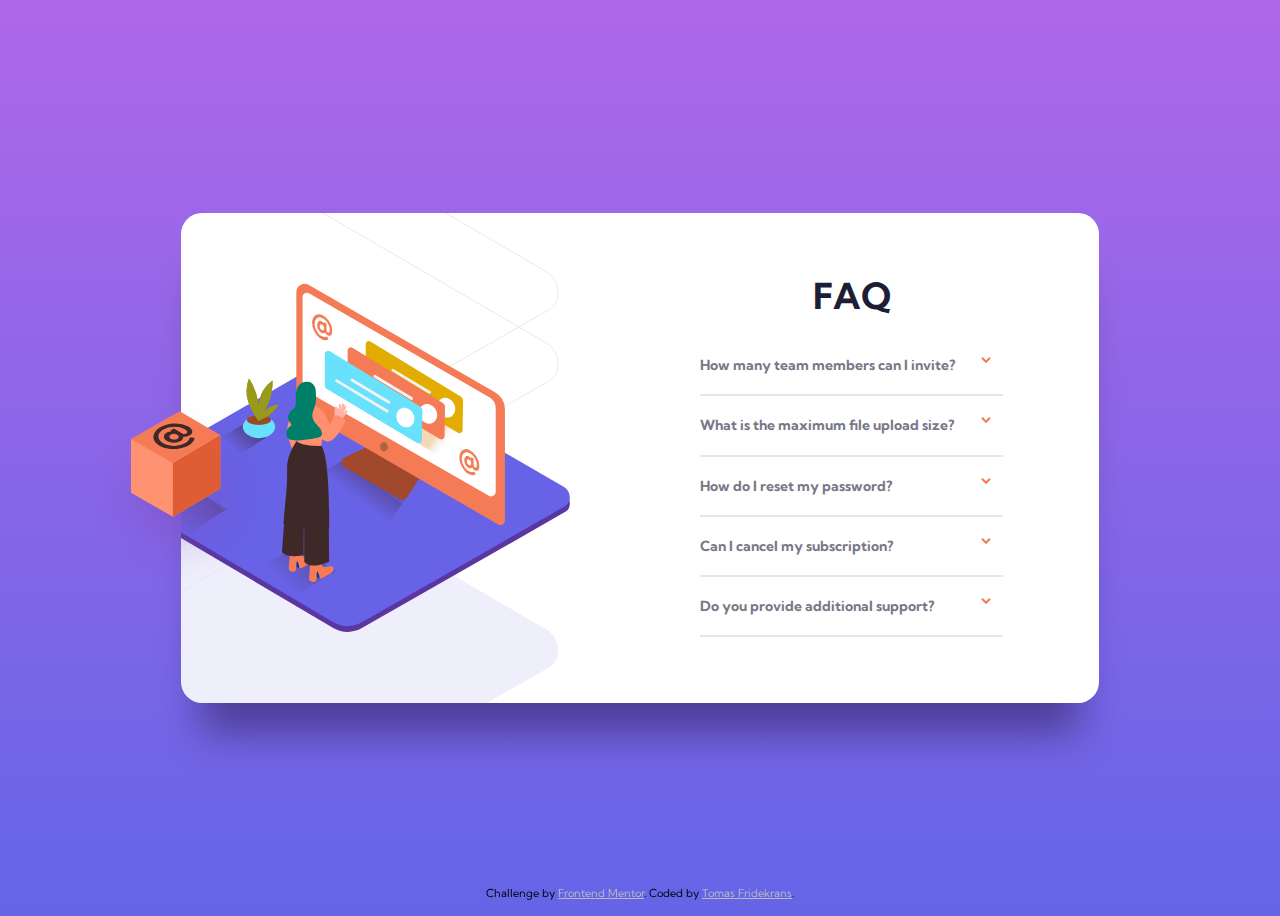
<file: index.html>
<!DOCTYPE html>
<html lang="en">
<head>
  <meta charset="UTF-8">
  <meta name="viewport" content="width=device-width, initial-scale=1.0"> <!-- displays site properly based on user's device -->

  <link rel="icon" type="image/png" sizes="32x32" href="./images/favicon-32x32.png">
  <link rel="stylesheet" href="style.css">
  
  <title>Frontend Mentor | FAQ Accordion Card</title>

  <style>
    .attribution { 
      font-size: 11px; 
      text-align: center;
      position: fixed;
      bottom: 0;
    }
    .attribution a { 
      color: hsl(220, 2%, 73%); 
    }
  </style>
</head>
<body>
  <main class="main">
    <div class="illustrationMobile">
      <img class="imgMob" src="/images/illustration-woman-online-mobile.svg" alt="">
    </div>
    <div class="illustrationDesktop">
      <!-- <img  class="illustrationDesktop" src="/faq-accordion-card-main/images/illustration-woman-online-desktop.svg" alt=""> -->
      <!-- <img class="box" src="/faq-accordion-card-main/images/illustration-box-desktop.svg" alt=""> -->
    </div>

    <div class="content">
      <h1>FAQ</h1>
      <details>
        <summary><h3>How many team members can I invite?</h3></summary>
        <p>
          You can invite up to 2 additional users on the Free plan. There is no limit on
          team members for the Premium plan.
        </p>
      </details>
      <hr>
      <details>
        <summary><h3>What is the maximum file upload size?</h3></summary>
        <p>No more than 2GB. All files in your account must fit your allotted storage space.</p>
      </details>
      <hr>
      <details>
        <summary><h3>How do I reset my password?</h3></summary>
        <p>
          Click “Forgot password” from the login page or “Change password” from your profile page.
          A reset link will be emailed to you.
        </p>
      </details>
      <hr>
      <details>
        <summary><h3>Can I cancel my subscription?</h3></summary>
        <p>Yes! Send us a message and we’ll process your request no questions asked.</p>
      </details>
      <hr>
      <details>
        <summary><h3>Do you provide additional support?</h3></summary>
        <p>Chat and email support is available 24/7. Phone lines are open during normal business hours.</p>
      </details>
      <hr>
    </div>
  </main>

  <div class="attribution">
    Challenge by <a href="https://www.frontendmentor.io?ref=challenge" target="_blank">Frontend Mentor</a>. 
    Coded by <a href="#">Tomas Fridekrans</a>.
  </div>
</body>
</html>
</file>
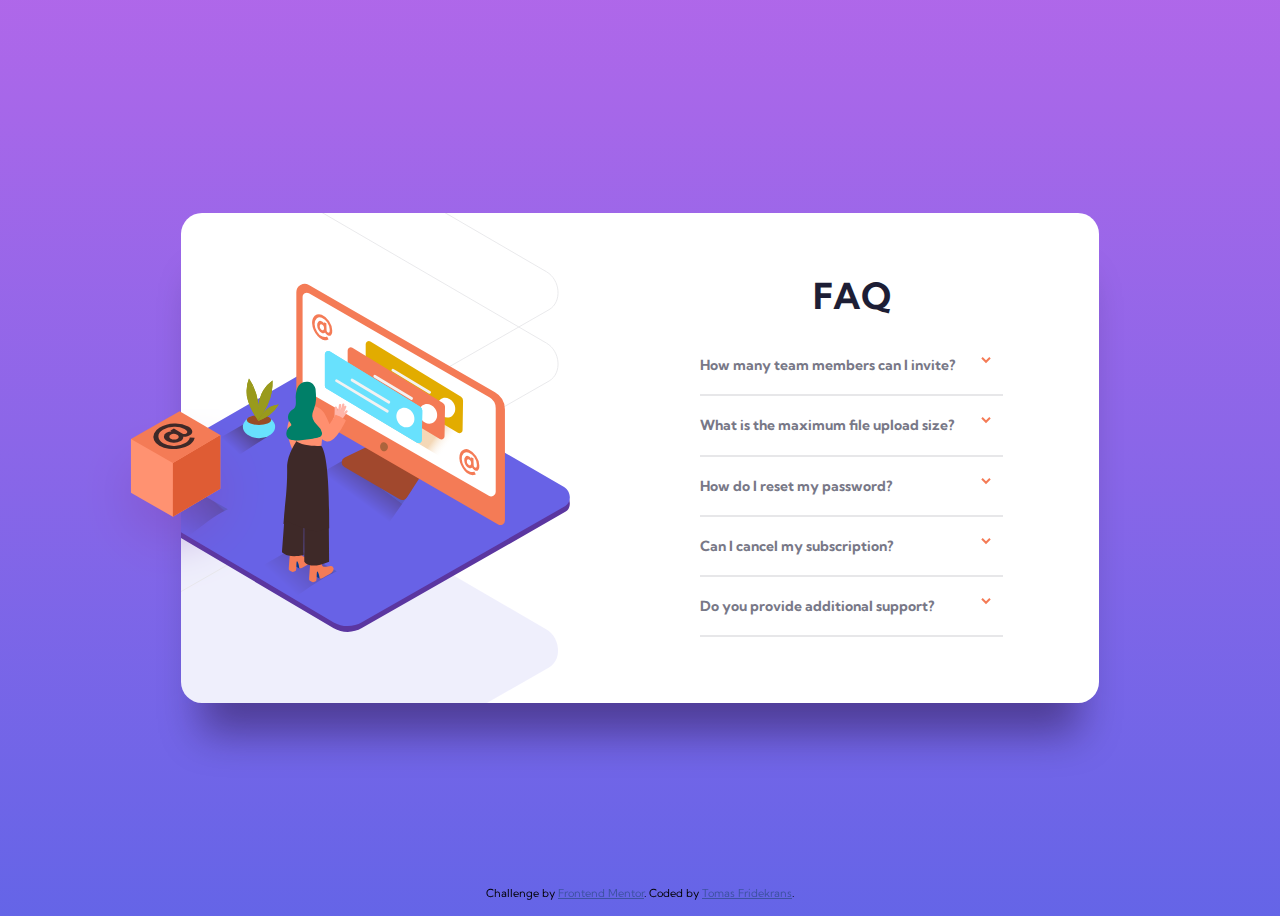
<file: faq-accordion-card-main/index.html>
<!DOCTYPE html>
<html lang="en">
<head>
  <meta charset="UTF-8">
  <meta name="viewport" content="width=device-width, initial-scale=1.0"> <!-- displays site properly based on user's device -->

  <link rel="icon" type="image/png" sizes="32x32" href="./images/favicon-32x32.png">
  <link rel="stylesheet" href="style.css">
  
  <title>Frontend Mentor | FAQ Accordion Card</title>

  <!-- Feel free to remove these styles or customise in your own stylesheet 👍 -->
  <style>
    .attribution { 
      font-size: 11px; 
      text-align: center;
      position: fixed;
      bottom: 0;
    }
    .attribution a { 
      color: hsl(228, 45%, 44%); 
    }
  </style>
</head>
<body>
  <main class="main">
    <div class="illustrationMobile">
      <img class="imgMob" src="/faq-accordion-card-main/images/illustration-woman-online-mobile.svg" alt="">
    </div>
    <div class="illustrationDesktop">
      <!-- <img  class="illustrationDesktop" src="/faq-accordion-card-main/images/illustration-woman-online-desktop.svg" alt=""> -->
      <!-- <img class="box" src="/faq-accordion-card-main/images/illustration-box-desktop.svg" alt=""> -->
    </div>

    <div class="content">
      <h1>FAQ</h1>
      <details>
        <summary><h3>How many team members can I invite?</h3></summary>
        <p>
          You can invite up to 2 additional users on the Free plan. There is no limit on
          team members for the Premium plan.
        </p>
      </details>
      <hr>
      <details>
        <summary><h3>What is the maximum file upload size?</h3></summary>
        <p>No more than 2GB. All files in your account must fit your allotted storage space.</p>
      </details>
      <hr>
      <details>
        <summary><h3>How do I reset my password?</h3></summary>
        <p>
          Click “Forgot password” from the login page or “Change password” from your profile page.
          A reset link will be emailed to you.
        </p>
      </details>
      <hr>
      <details>
        <summary><h3>Can I cancel my subscription?</h3></summary>
        <p>Yes! Send us a message and we’ll process your request no questions asked.</p>
      </details>
      <hr>
      <details>
        <summary><h3>Do you provide additional support?</h3></summary>
        <p>Chat and email support is available 24/7. Phone lines are open during normal business hours.</p>
      </details>
      <hr>
    </div>
  </main>

  <div class="attribution">
    Challenge by <a href="https://www.frontendmentor.io?ref=challenge" target="_blank">Frontend Mentor</a>. 
    Coded by <a href="#">Tomas Fridekrans</a>.
  </div>
</body>
</html>
</file>
<file: style.css>
@import url('https://fonts.googleapis.com/css2?family=Kumbh+Sans:wght@400;700&display=swap');

:root {
  /* font */
  --ff: 'Kumbh Sans', sans-serif;

  /* gradient */
  --bgGrad-Soft-violet: hsl(273, 75%, 66%);
  --bgGrad-Soft-blue: hsl(240, 73%, 65%);

  /* Primary text color*/
  --ptxt-Very-dark-desaturated-blue: hsl(238, 29%, 16%);
  --ptxt-Soft-red: hsl(14, 88%, 65%);

  /* neutral text color */
  --ntxt-Very-dark-grayish-blue: hsl(237, 12%, 33%);
  --ntxt-Dark-grayish-blue: hsl(240, 6%, 50%);

  /* Dividers */
  --div-Light-grayish-blue: hsl(240, 5%, 91%);
}

*, ::after, ::before {
  box-sizing: border-box;
}

html {
  font-family: var(--ff);
  font-size: 12px;
}

body {
  display: grid;
  place-items: center;
  min-height: 100vh;
  background: linear-gradient(var(--bgGrad-Soft-violet), var(--bgGrad-Soft-blue));
  background-repeat: no-repeat;
  padding: 10em 0;
}

img {
  max-height: 100%;
}

.main {
  display: grid;
  grid-template-columns: minmax(fit-content, 1fr);
  background: white;
  border-radius: 1.75rem;
  padding: 2em;
  padding-top: 0;
  box-shadow: 0px 50px 40px -20px rgba(20, 0, 27, 0.4);
}

.content {
  /* margin-top: -5em; */
  min-width: 35ch;
  max-width: 55ch;


}

.content h1 {
  text-align: center;
  color: var(--ptxt-Very-dark-desaturated-blue);
  font-weight: 700;
  font-size: 3rem;
  margin-top: 0;
}

.content details h3 {
  color: var(--ntxt-Dark-grayish-blue);
}

.illustrationMobile {
  background-image: url(/images/bg-pattern-mobile.svg);
  background-repeat: no-repeat;
  background-position: top center;
}

.imgMob {
  display: block;
  transform: translate(0%, -55%);
  margin: auto auto;
  /* margin-left: 5em; */
}

.illustrationDesktop {
  display: none;
}


details > summary {
  display: inline-block;
  position: relative;
  cursor: pointer;
  list-style: none;
  margin-right: 4em;
  color: var(--ntxt-Dark-grayish-blue);
}

details[open] summary h3 {
  font-weight: 700;
  color: var(--ptxt-Very-dark-desaturated-blue);
}

details {
  position: relative;
}

details::after {
  content: "";
  background-image: url(/images/icon-arrow-down.svg);
  background-repeat: no-repeat;
  position: absolute;
  right: 0;
  top: 15px;
  width: 10px;
  height: 10px;
  margin-right: 1em;
  transition: transform 250ms ease;

}

details[open]::after {
  transform: rotate(180deg);
  transition: transform 250ms ease-out;
}


summary h3:hover {
  color: var(--ptxt-Soft-red);
}

details p {
  color: var(--ntxt-Dark-grayish-blue);
  line-height: 1.5;
  margin: 0;
  margin-bottom: 1.75em;
  padding-right: 3em;
}

details > summary::-webkit-details-marker {
  display: none;
}

hr {
  border: 1px solid var(--div-Light-grayish-blue);
}

/* adjustments for desktop */

@media screen and (min-width:800px) {
  .body {
    padding: 5em 3em;
  }
  .main {
    display: grid;
    grid-template-columns: repeat(2, 1fr);
    position: relative;
    padding: 0;
  }
  .main::before {
    content: url(/images/illustration-box-desktop.svg);
    top: 40%;
    left: -11%;
    position: absolute;
    z-index: 10;

  }
  .content {
    margin: 5em 8em 5em 5em;
    max-width: 45ch;
  }
  .illustrationMobile {
    display: none;
  }
  .illustrationDesktop {
    overflow: hidden;
    display: grid;
    place-items: center;
    background-image: url(/images/illustration-woman-online-desktop.svg), url(/images/bg-pattern-desktop.svg);
    background-position-x: -70px, -45em;
    background-position-y: 50%, 50%;
    background-size: 100%, 200%;
    background-repeat: no-repeat;
    width: 100%;
    height: 100%;
    
  }


}
</file>
<file: faq-accordion-card-main/style.css>
@import url('https://fonts.googleapis.com/css2?family=Kumbh+Sans:wght@400;700&display=swap');

:root {
  /* font */
  --ff: 'Kumbh Sans', sans-serif;

  /* gradient */
  --bgGrad-Soft-violet: hsl(273, 75%, 66%);
  --bgGrad-Soft-blue: hsl(240, 73%, 65%);

  /* Primary text color*/
  --ptxt-Very-dark-desaturated-blue: hsl(238, 29%, 16%);
  --ptxt-Soft-red: hsl(14, 88%, 65%);

  /* neutral text color */
  --ntxt-Very-dark-grayish-blue: hsl(237, 12%, 33%);
  --ntxt-Dark-grayish-blue: hsl(240, 6%, 50%);

  /* Dividers */
  --div-Light-grayish-blue: hsl(240, 5%, 91%);
}

*, ::after, ::before {
  box-sizing: border-box;
}

html {
  font-family: var(--ff);
  font-size: 12px;
}

body {
  display: grid;
  place-items: center;
  height: 100vh;
  background: linear-gradient(var(--bgGrad-Soft-violet), var(--bgGrad-Soft-blue));
  background-repeat: no-repeat;
  padding: 10em 0;
}

img {
  max-height: 100%;
}

.main {
  display: grid;
  grid-template-columns: minmax(fit-content, 1fr);
  background: white;
  border-radius: 1.75rem;
  padding: 2em;
  padding-top: 0;
  box-shadow: 0px 50px 40px -20px rgba(20, 0, 27, 0.4);
}

.content {
  /* margin-top: -5em; */
  min-width: 35ch;
  max-width: 55ch;


}

.content h1 {
  text-align: center;
  color: var(--ptxt-Very-dark-desaturated-blue);
  font-weight: 700;
  font-size: 3rem;
  margin-top: 0;
}

.content details h3 {
  color: var(--ntxt-Dark-grayish-blue);
}

.illustrationMobile {
  background-image: url(../faq-accordion-card-main/images/bg-pattern-mobile.svg);
  background-repeat: no-repeat;
  background-position: top center;
}

.imgMob {
  display: block;
  transform: translate(0%, -55%);
  margin: auto auto;
  /* margin-left: 5em; */
}

.illustrationDesktop {
  display: none;
}


details > summary {
  display: inline-block;
  position: relative;
  cursor: pointer;
  list-style: none;
  margin-right: 4em;
  color: var(--ntxt-Dark-grayish-blue);
}

details[open] summary h3 {
  font-weight: 700;
  color: var(--ptxt-Very-dark-desaturated-blue);
}

details {
  position: relative;
}

details::after {
  content: "";
  background-image: url(/faq-accordion-card-main/images/icon-arrow-down.svg);
  background-repeat: no-repeat;
  position: absolute;
  right: 0;
  top: 15px;
  width: 10px;
  height: 10px;
  margin-right: 1em;
  transition: transform 250ms ease;

}

details[open]::after {
  transform: rotate(180deg);
  transition: transform 250ms ease-out;
}


summary h3:hover {
  color: var(--ptxt-Soft-red);
}

details p {
  color: var(--ntxt-Dark-grayish-blue);
  margin: 0;
  margin-bottom: 1.75em;
  padding-right: 3em;
}

details > summary::-webkit-details-marker {
  display: none;
}

hr {
  border: 1px solid var(--div-Light-grayish-blue);
}

/* adjustments for desktop */

@media screen and (min-width:800px) {
  .body {
    padding: 5em 3em;
  }
  .main {
    display: grid;
    grid-template-columns: repeat(2, 1fr);
    position: relative;
    padding: 0;
  }
  .main::before {
    content: url(../faq-accordion-card-main/images/illustration-box-desktop.svg);
    top: 40%;
    left: -11%;
    position: absolute;
    z-index: 10;

  }
  .content {
    margin: 5em 8em 5em 5em;
    max-width: 45ch;
  }
  .illustrationMobile {
    display: none;
  }
  .illustrationDesktop {
    overflow: hidden;
    display: grid;
    place-items: center;
    background-image: url(../faq-accordion-card-main/images/illustration-woman-online-desktop.svg), url(../faq-accordion-card-main/images/bg-pattern-desktop.svg);
    background-position-x: -70px, -45em;
    background-position-y: 50%, 50%;
    background-size: 100%, 200%;
    background-repeat: no-repeat;
    width: 100%;
    height: 100%;
    
  }


}
</file>
